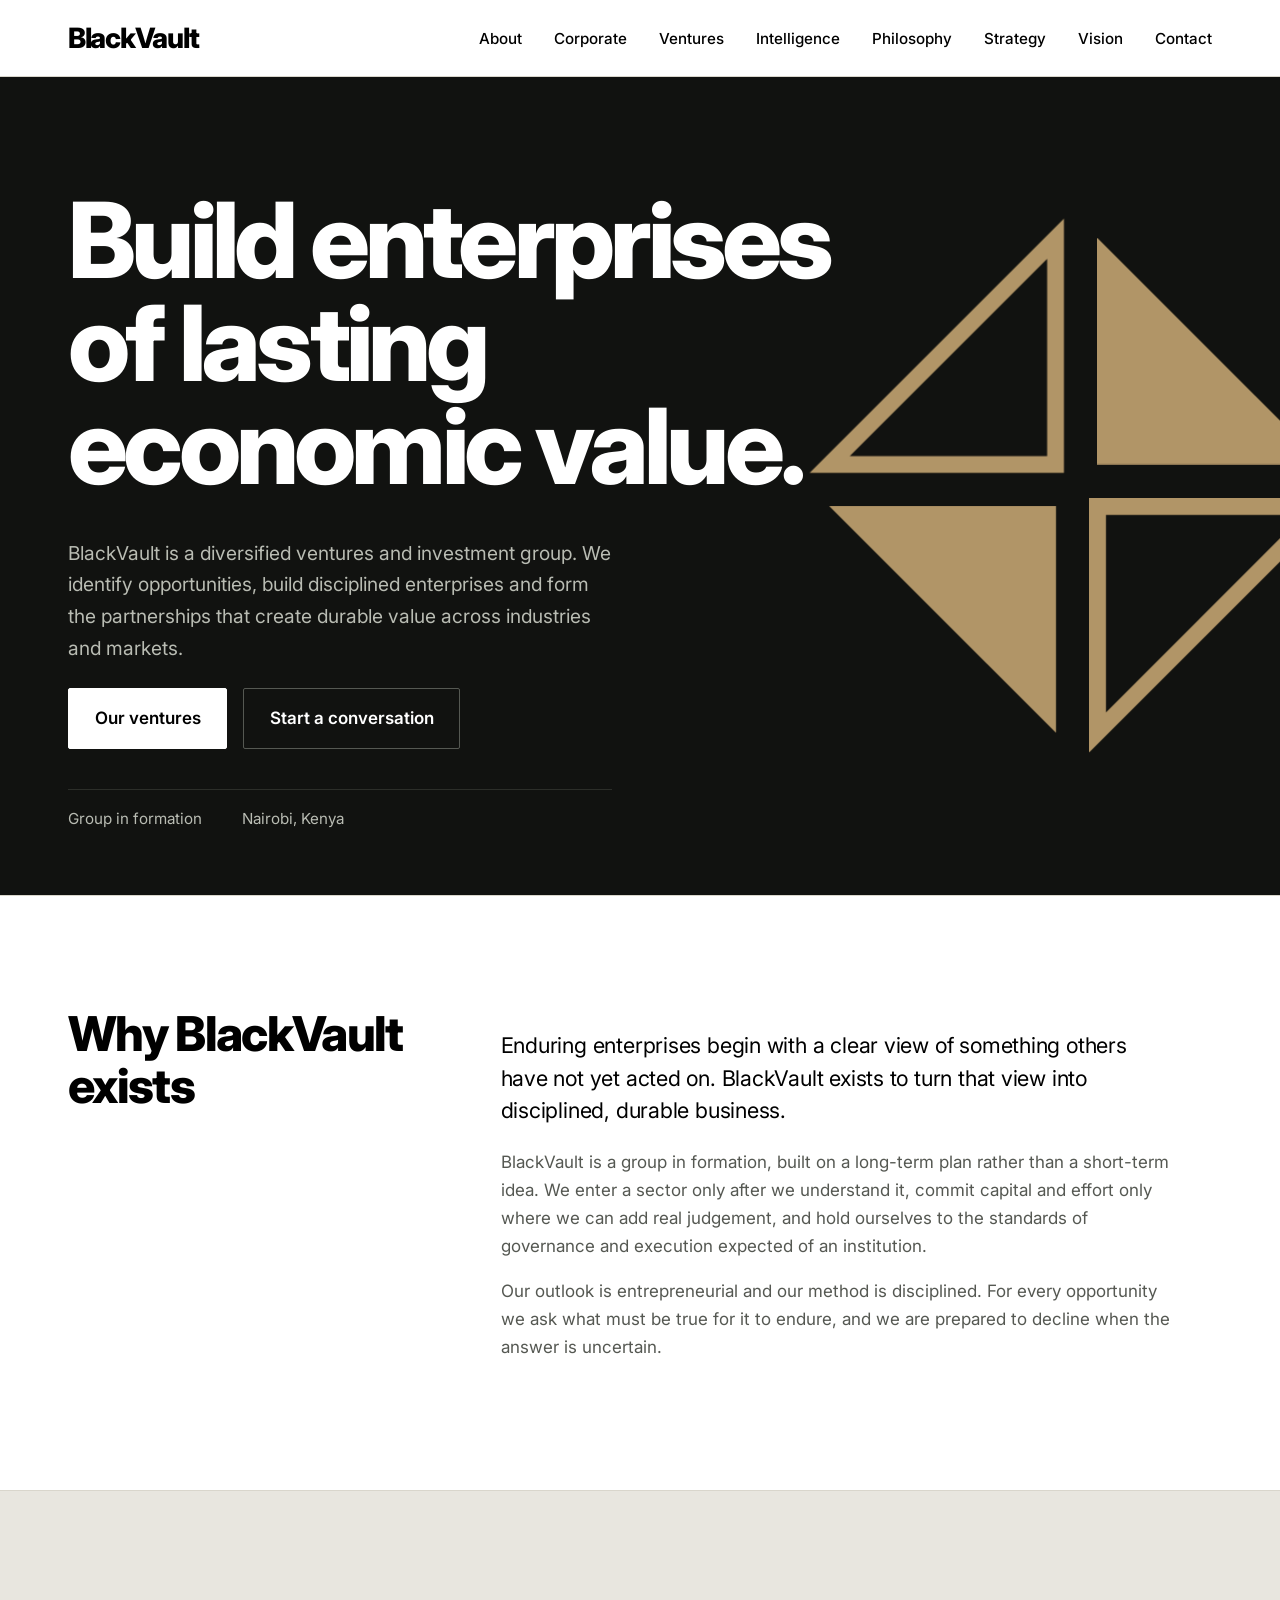
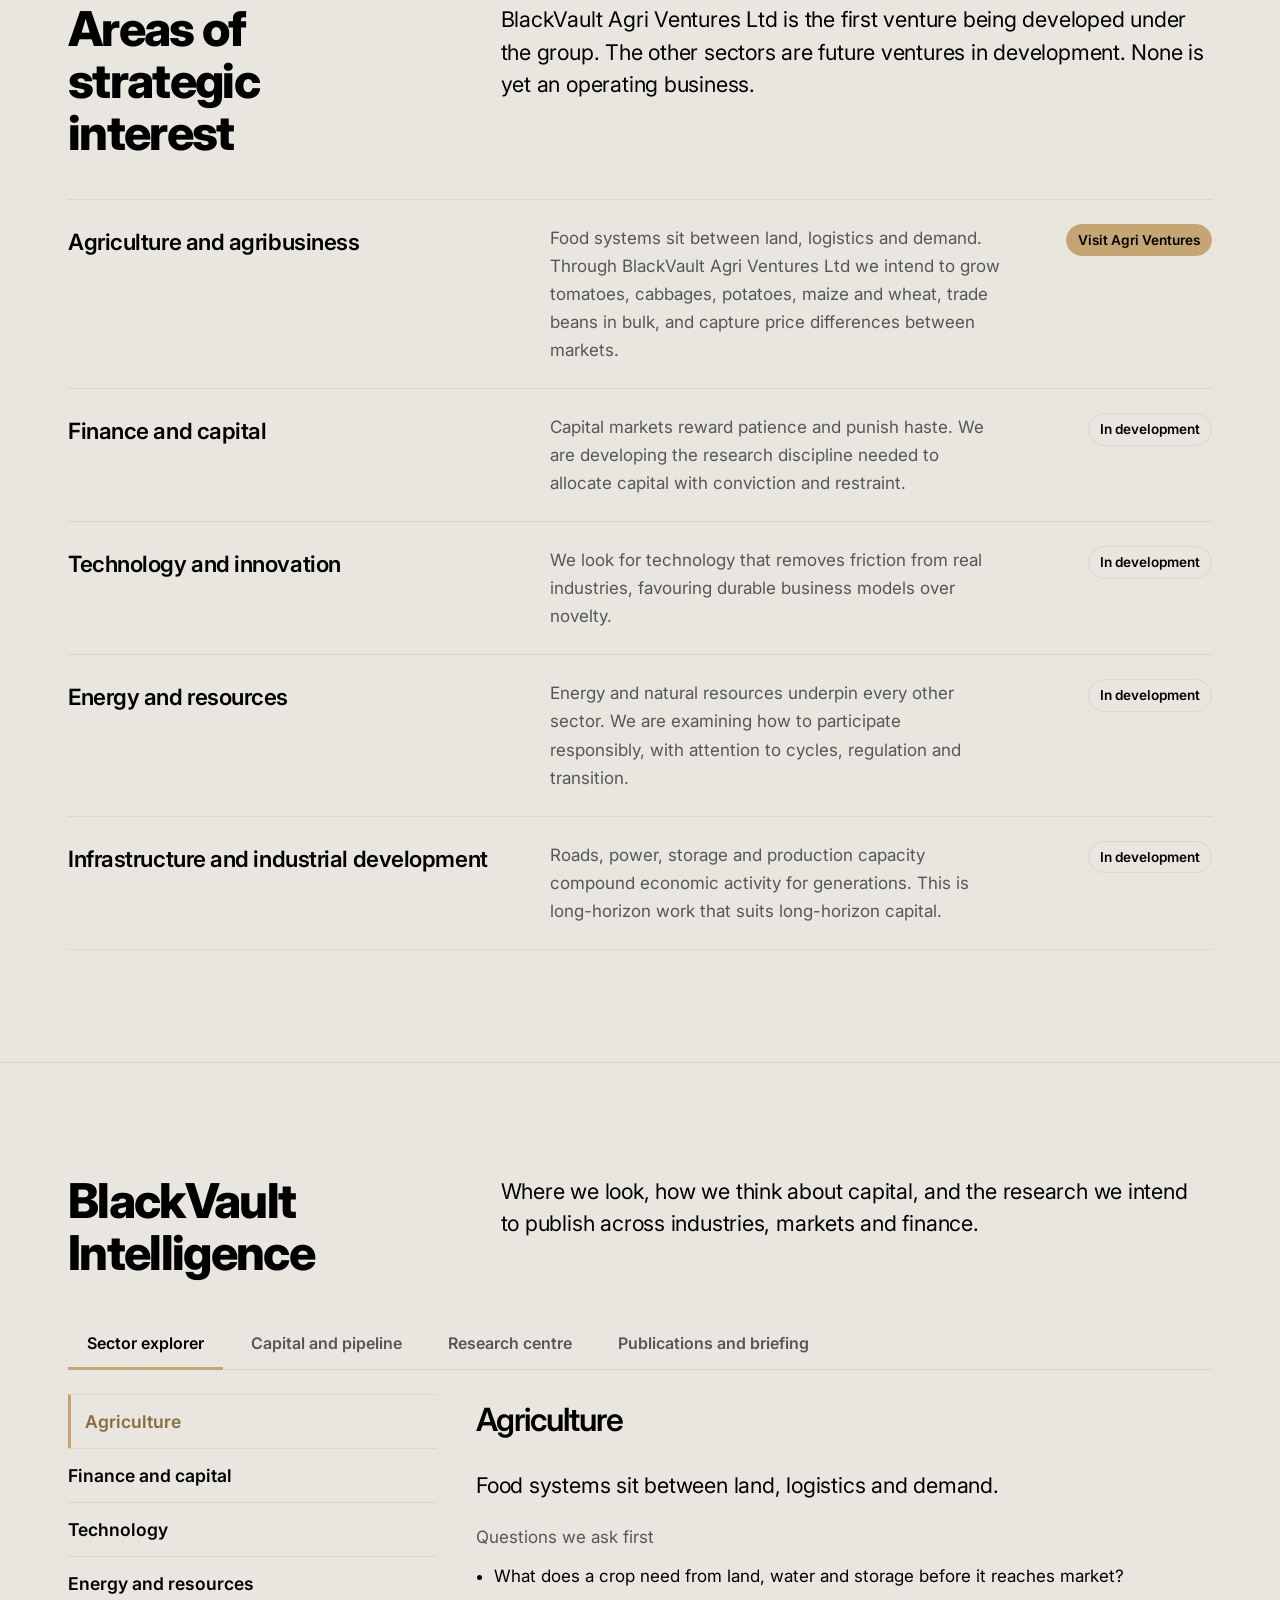
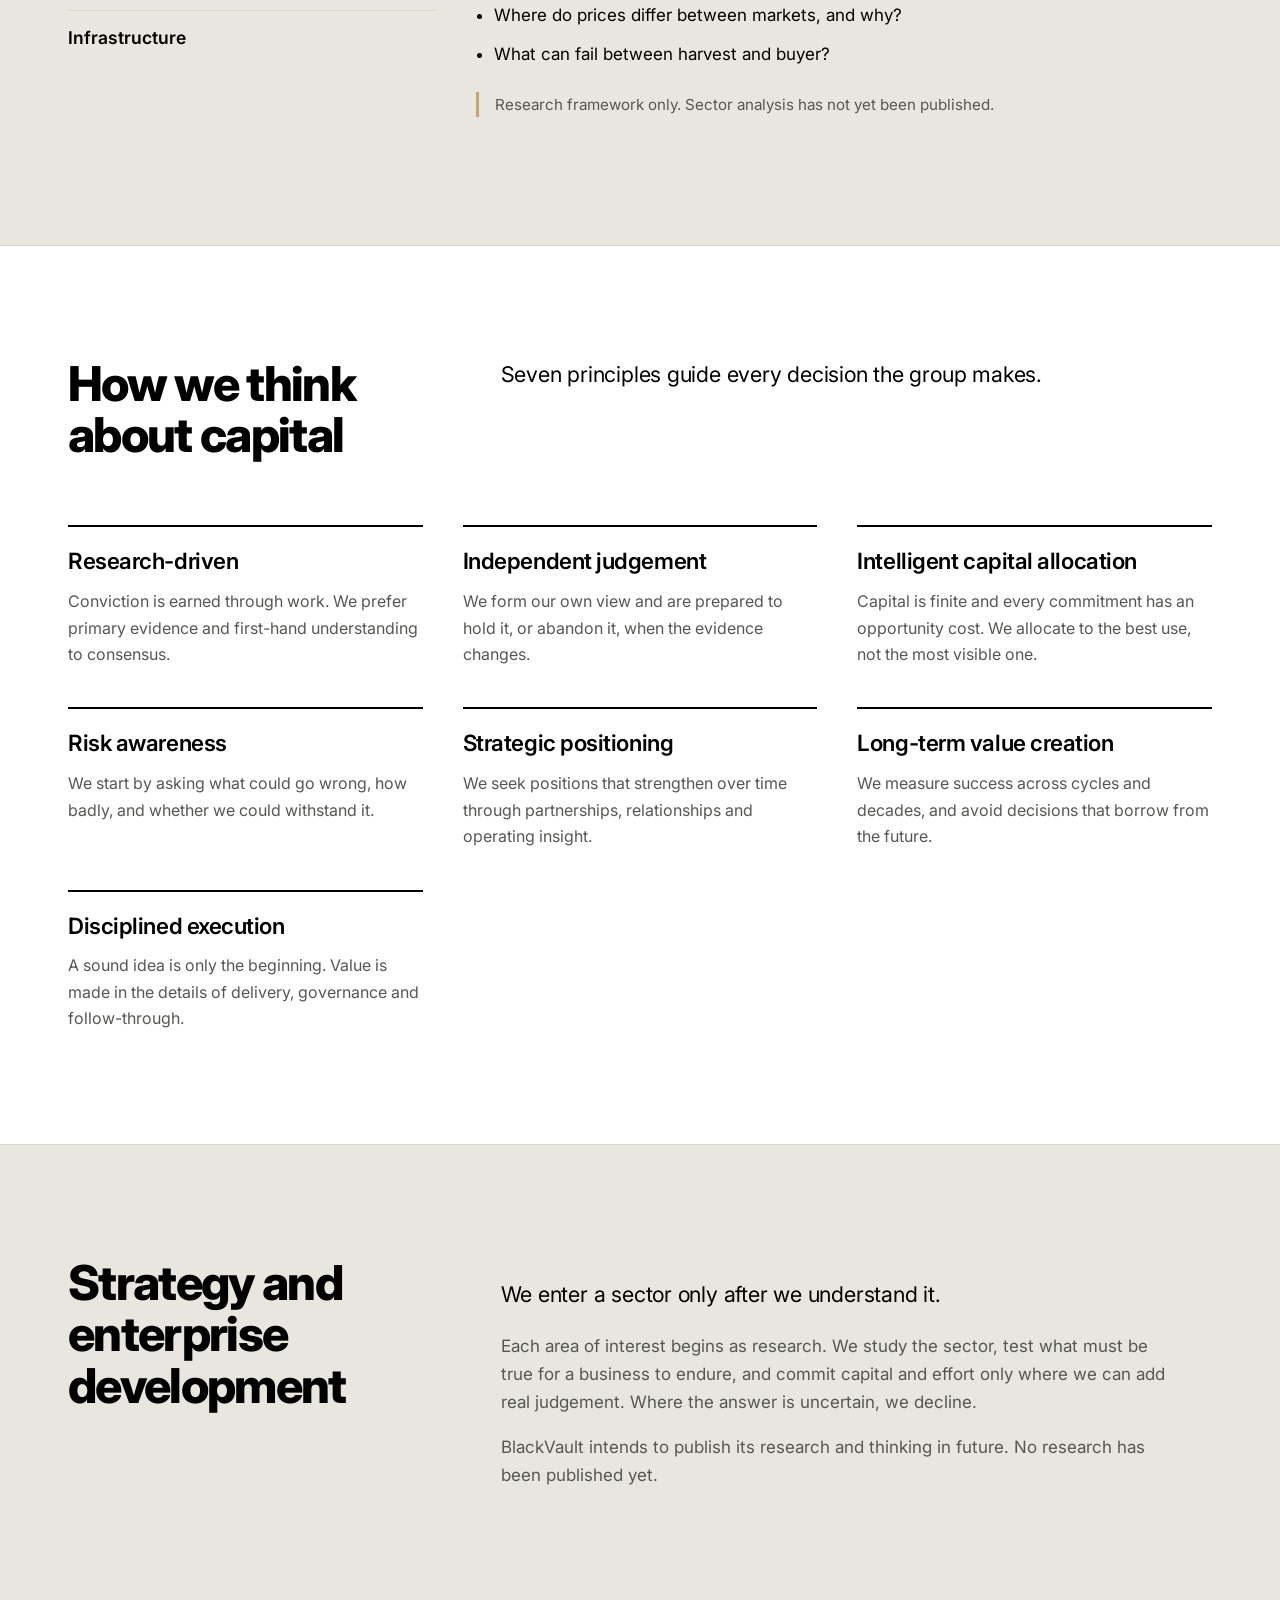
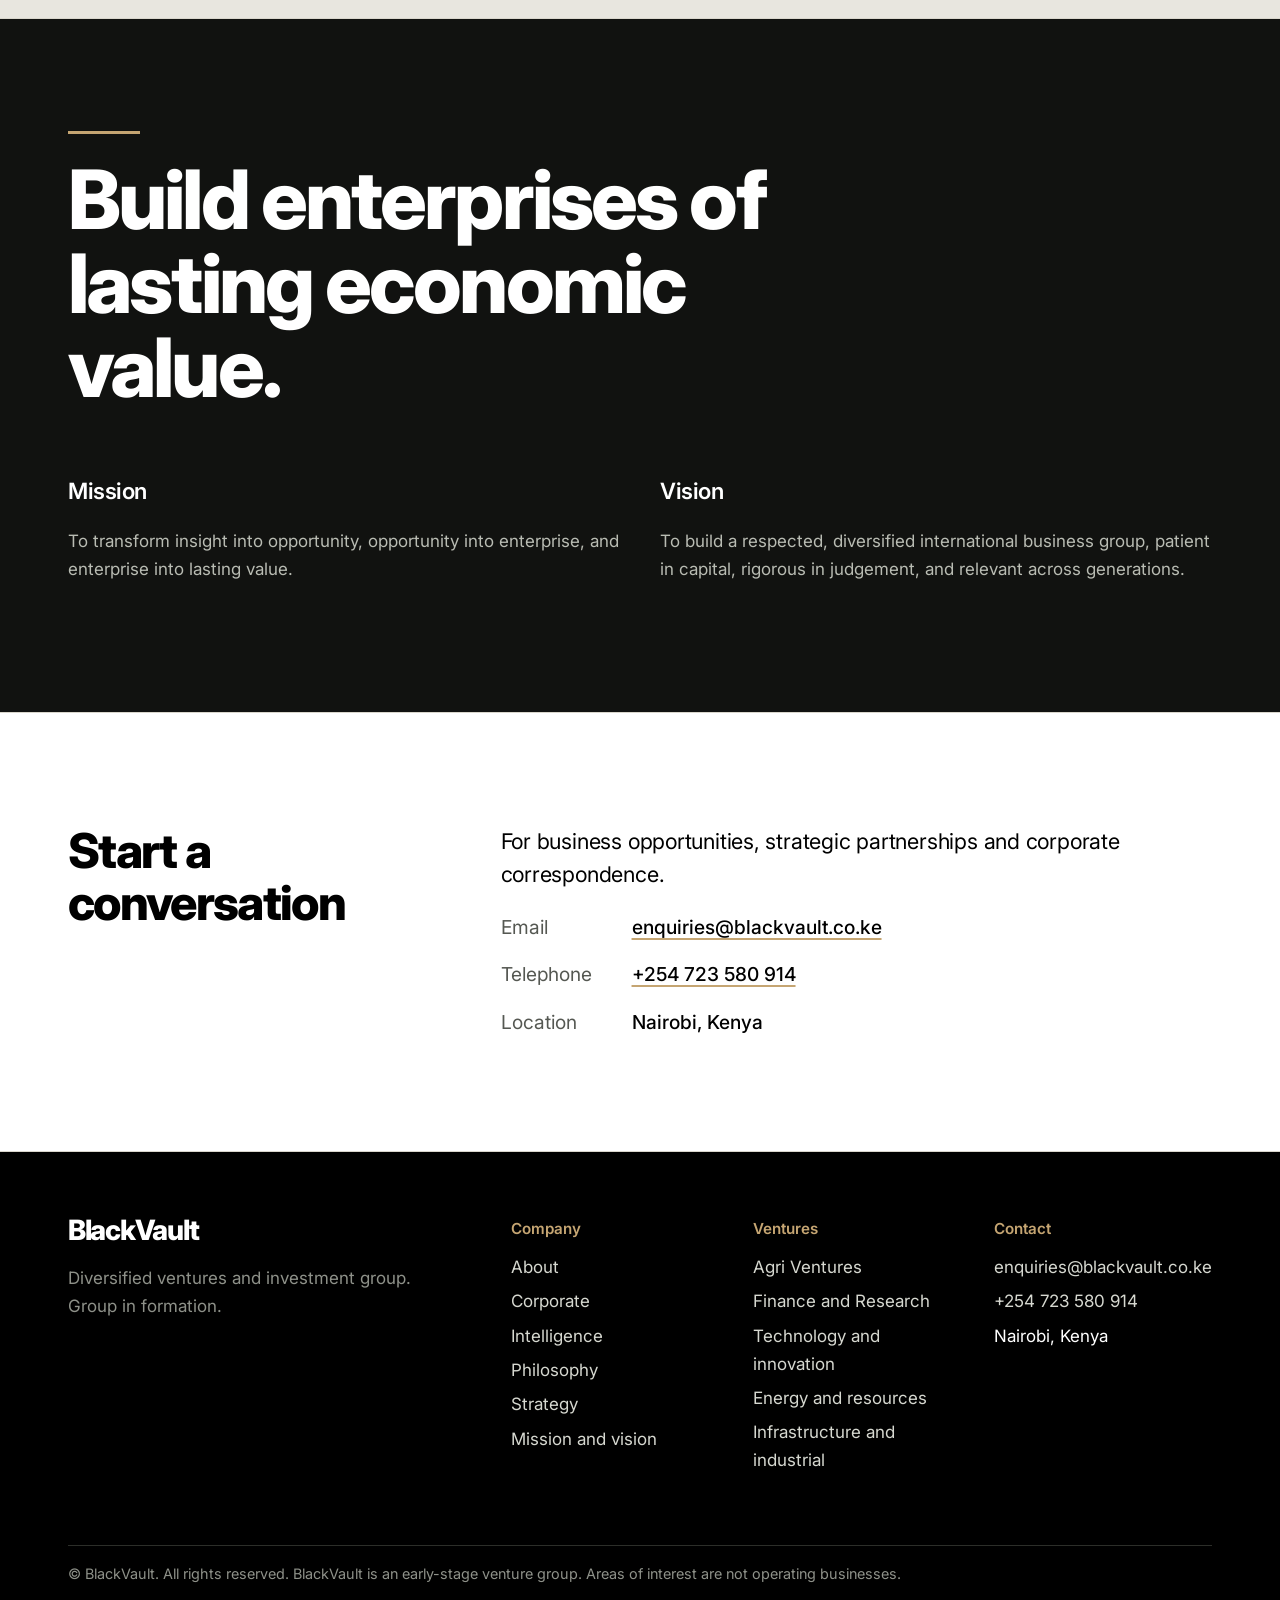
<file: index.html>
<!DOCTYPE html>
<html lang="en">
<head>
<meta charset="utf-8">
<meta name="viewport" content="width=device-width, initial-scale=1, viewport-fit=cover">
<title>BlackVault | Diversified Ventures and Investment Group</title>
<meta name="description" content="BlackVault is a diversified ventures and investment group in formation, based in Nairobi, Kenya. Build enterprises of lasting economic value.">
<meta name="theme-color" content="#000000"><link rel="canonical" href="https://www.blackvault.co.ke/"><link rel="icon" href="/favicon.svg" type="image/svg+xml"><link rel="apple-touch-icon" href="/assets/apple-touch-icon.png"><meta property="og:title" content="BlackVault | Diversified Ventures and Investment Group"><meta property="og:description" content="Build enterprises of lasting economic value."><meta property="og:type" content="website"><meta property="og:image" content="https://www.blackvault.co.ke/assets/og-image.png"><meta name="twitter:card" content="summary_large_image">
<link rel="preconnect" href="https://fonts.googleapis.com">
<link rel="preconnect" href="https://fonts.gstatic.com" crossorigin>
<link href="https://fonts.googleapis.com/css2?family=Inter:wght@400;500;600;800&display=swap" rel="stylesheet">
<link rel="stylesheet" href="/assets/css/site.css">
</head>
<body>
<a class="skip" href="#main">Skip to content</a><div id="prog"></div>
<header>
  <div class="wrap bar">
    <a class="word" href="#top" aria-label="BlackVault home">BlackVault</a>
    <button class="menu" aria-expanded="false" aria-controls="nav">Menu</button>
    <nav id="nav" aria-label="Primary">
      <ul>
        <li><a href="#about">About</a></li><li><a href="/corporate/">Corporate</a></li>
        <li><a href="#ventures">Ventures</a></li>
        <li><a href="#intelligence">Intelligence</a></li>
        <li><a href="#philosophy">Philosophy</a></li>
        <li><a href="#strategy">Strategy</a></li>
        <li><a href="#vision">Vision</a></li>
        <li><a href="#contact">Contact</a></li>
      </ul>
    </nav>
  </div>
</header>

<main id="main">
<div class="hero" id="top">
  <svg class="mark" viewBox="0 0 1200 1200" aria-hidden="true" focusable="false">
    <g fill="#C5A572">
      <path fill-rule="evenodd" d="M572 27V572H27ZM536 113V536H113Z"/>
      <path d="M643 68V554H1129Z"/>
      <path d="M69 643H555V1129Z"/>
      <path fill-rule="evenodd" d="M626 626H1171L626 1171ZM662 662V1085L1085 662Z"/>
    </g>
  </svg>
  <div class="wrap">
    <h1>Build enterprises of lasting economic value.</h1>
    <p>BlackVault is a diversified ventures and investment group. We identify opportunities, build disciplined enterprises and form the partnerships that create durable value across industries and markets.</p>
    <a class="btn" href="#ventures">Our ventures</a><a class="btn alt" href="#contact">Start a conversation</a>
    <div class="status"><span>Group in formation</span><span>Nairobi, Kenya</span></div>
  </div>
</div>

<section id="about"><div class="wrap grid">
  <h2>Why BlackVault exists</h2>
  <div class="body">
    <p class="lead" style="color:var(--fg)">Enduring enterprises begin with a clear view of something others have not yet acted on. BlackVault exists to turn that view into disciplined, durable business.</p>
    <p>BlackVault is a group in formation, built on a long-term plan rather than a short-term idea. We enter a sector only after we understand it, commit capital and effort only where we can add real judgement, and hold ourselves to the standards of governance and execution expected of an institution.</p>
    <p>Our outlook is entrepreneurial and our method is disciplined. For every opportunity we ask what must be true for it to endure, and we are prepared to decline when the answer is uncertain.</p>
  </div>
</div></section>

<section id="ventures" class="alt-bg"><div class="wrap">
  <div class="grid" style="margin-bottom:var(--s4)">
    <h2>Areas of strategic interest</h2>
    <p class="lead" style="margin:0">BlackVault Agri Ventures Ltd is the first venture being developed under the group. The other sectors are future ventures in development. None is yet an operating business.</p>
  </div>
  <div class="v first"><h3>Agriculture and agribusiness</h3><p>Food systems sit between land, logistics and demand. Through BlackVault Agri Ventures Ltd we intend to grow tomatoes, cabbages, potatoes, maize and wheat, trade beans in bulk, and capture price differences between markets.</p><a class="tag" style="text-decoration:none" href="https://agri.blackvault.co.ke">Visit Agri Ventures</a></div>
  <div class="v"><h3>Finance and capital</h3><p>Capital markets reward patience and punish haste. We are developing the research discipline needed to allocate capital with conviction and restraint.</p><span class="tag">In development</span></div>
  <div class="v"><h3>Technology and innovation</h3><p>We look for technology that removes friction from real industries, favouring durable business models over novelty.</p><span class="tag">In development</span></div>
  <div class="v"><h3>Energy and resources</h3><p>Energy and natural resources underpin every other sector. We are examining how to participate responsibly, with attention to cycles, regulation and transition.</p><span class="tag">In development</span></div>
  <div class="v"><h3>Infrastructure and industrial development</h3><p>Roads, power, storage and production capacity compound economic activity for generations. This is long-horizon work that suits long-horizon capital.</p><span class="tag">In development</span></div>
</div></section>

<section id="intelligence" class="intel"><div class="wrap">
  <div class="grid"><h2>BlackVault Intelligence</h2><p class="lead" style="margin:0">Where we look, how we think about capital, and the research we intend to publish across industries, markets and finance.</p></div>
  <div class="tabs" role="tablist" aria-label="Intelligence">
    <button role="tab" id="t1" aria-controls="p1" aria-selected="true">Sector explorer</button>
    <button role="tab" id="t2" aria-controls="p2" aria-selected="false">Capital and pipeline</button>
    <button role="tab" id="t3" aria-controls="p3" aria-selected="false">Research centre</button>
    <button role="tab" id="t4" aria-controls="p4" aria-selected="false">Publications and briefing</button>
  </div>
  <div class="panel" id="p1" role="tabpanel" aria-labelledby="t1"><div class="sx"><div class="sel" id="sel"></div><div id="sout" aria-live="polite"></div></div></div>
  <div class="panel" id="p2" role="tabpanel" aria-labelledby="t2" hidden>
    <p class="lead" style="max-width:44rem">Capital is finite and every commitment has an opportunity cost. This is how we think about it.</p>
    <div class="flow">
      <div><h3>Look</h3><p>Find the view others have not yet acted on, using primary evidence over consensus.</p></div>
      <div><h3>Understand</h3><p>Enter a sector only after the research is done and we know what could go wrong.</p></div>
      <div><h3>Decide</h3><p>Form an independent view. Decline when the answer to what must be true is uncertain.</p></div>
      <div><h3>Build</h3><p>Commit capital and effort where we add judgement, with governance and follow-through.</p></div>
    </div>
    <p class="note">This describes our approach. It is not a statement of deals made or capital deployed.</p>
  </div>
  <div class="panel" id="p3" role="tabpanel" aria-labelledby="t3" hidden>
    <div class="chips" id="chips"></div><div class="cards" id="cards"></div>
    <p class="note">Sample cards show the intended format only. No research has been published yet.</p><p><a class="btn" href="https://finance.blackvault.co.ke">Open BlackVault Finance and Research</a></p>
  </div>
  <div class="panel" id="p4" role="tabpanel" aria-labelledby="t4" hidden>
    <div class="two">
      <div><h3>Publications</h3><p>Official documents will be listed here once issued. None has been published yet.</p></div>
      <div><h3>BlackVault Briefing</h3><p>Selected intelligence on markets, industries and finance. The first edition has not been issued.</p></div>
    </div>
    <p style="margin-top:var(--s3)"><a class="btn" href="mailto:enquiries@blackvault.co.ke?subject=Submit%20an%20opportunity">Submit an opportunity</a><a class="btn alt" href="https://finance.blackvault.co.ke">Finance and Research</a></p>
  </div>
</div></section>

<section id="philosophy"><div class="wrap">
  <div class="grid" style="margin-bottom:var(--s5)"><h2>How we think about capital</h2><p class="lead" style="margin:0">Seven principles guide every decision the group makes.</p></div>
  <div class="pgrid">
    <div><h3>Research-driven</h3><p>Conviction is earned through work. We prefer primary evidence and first-hand understanding to consensus.</p></div>
    <div><h3>Independent judgement</h3><p>We form our own view and are prepared to hold it, or abandon it, when the evidence changes.</p></div>
    <div><h3>Intelligent capital allocation</h3><p>Capital is finite and every commitment has an opportunity cost. We allocate to the best use, not the most visible one.</p></div>
    <div><h3>Risk awareness</h3><p>We start by asking what could go wrong, how badly, and whether we could withstand it.</p></div>
    <div><h3>Strategic positioning</h3><p>We seek positions that strengthen over time through partnerships, relationships and operating insight.</p></div>
    <div><h3>Long-term value creation</h3><p>We measure success across cycles and decades, and avoid decisions that borrow from the future.</p></div>
    <div><h3>Disciplined execution</h3><p>A sound idea is only the beginning. Value is made in the details of delivery, governance and follow-through.</p></div>
  </div>
</div></section>

<section id="strategy" class="alt-bg"><div class="wrap grid">
  <h2>Strategy and enterprise development</h2>
  <div class="body">
    <p class="lead" style="color:var(--fg)">We enter a sector only after we understand it.</p>
    <p>Each area of interest begins as research. We study the sector, test what must be true for a business to endure, and commit capital and effort only where we can add real judgement. Where the answer is uncertain, we decline.</p>
    <p>BlackVault intends to publish its research and thinking in future. No research has been published yet.</p>
  </div>
</div></section>

<section id="vision" class="vision"><div class="wrap">
  <div class="rule"></div>
  <h2>Build enterprises of lasting economic value.</h2>
  <div class="cols">
    <div><h3>Mission</h3><p>To transform insight into opportunity, opportunity into enterprise, and enterprise into lasting value.</p></div>
    <div><h3>Vision</h3><p>To build a respected, diversified international business group, patient in capital, rigorous in judgement, and relevant across generations.</p></div>
  </div>
</div></section>

<section id="contact" class="contact"><div class="wrap grid">
  <h2>Start a conversation</h2>
  <div>
    <p class="lead" style="margin-top:0">For business opportunities, strategic partnerships and corporate correspondence.</p>
    <dl>
      <dt>Email</dt><dd><a href="mailto:enquiries@blackvault.co.ke">enquiries@blackvault.co.ke</a></dd>
      <dt>Telephone</dt><dd><a href="tel:+254723580914">+254 723 580 914</a></dd>
      <dt>Location</dt><dd>Nairobi, Kenya</dd>
    </dl>
  </div>
</div></section>
</main>

<footer>
  <div class="wrap">
    <div class="top">
      <div><a class="word" href="#top">BlackVault</a><p style="color:#8e9189;max-width:22rem;margin-top:1rem">Diversified ventures and investment group. Group in formation.</p></div>
      <div><h4>Company</h4><ul><li><a href="#about">About</a></li><li><a href="/corporate/">Corporate</a></li><li><a href="#intelligence">Intelligence</a></li><li><a href="#philosophy">Philosophy</a></li><li><a href="#strategy">Strategy</a></li><li><a href="#vision">Mission and vision</a></li></ul></div>
      <div><h4>Ventures</h4><ul><li><a href="https://agri.blackvault.co.ke">Agri Ventures</a></li><li><a href="https://finance.blackvault.co.ke">Finance and Research</a></li><li><a href="#ventures">Technology and innovation</a></li><li><a href="#ventures">Energy and resources</a></li><li><a href="#ventures">Infrastructure and industrial</a></li></ul></div>
      <div><h4>Contact</h4><ul><li><a href="mailto:enquiries@blackvault.co.ke">enquiries@blackvault.co.ke</a></li><li><a href="tel:+254723580914">+254 723 580 914</a></li><li>Nairobi, Kenya</li></ul></div>
    </div>
    <div class="fine">© BlackVault. All rights reserved. BlackVault is an early-stage venture group. Areas of interest are not operating businesses.</div>
  </div>
</footer>
<script>
(function(){
  var b=document.querySelector('.menu'),n=document.getElementById('nav');
  function set(o){n.classList.toggle('open',o);b.setAttribute('aria-expanded',o);b.textContent=o?'Close':'Menu'}
  b.addEventListener('click',function(){set(!n.classList.contains('open'))});
  n.addEventListener('click',function(e){if(e.target.tagName==='A')set(false)});
  document.addEventListener('keydown',function(e){if(e.key==='Escape')set(false)});
})();
(function(){
 var S=[
 ['Agriculture','Food systems sit between land, logistics and demand.',['What does a crop need from land, water and storage before it reaches market?','Where do prices differ between markets, and why?','What can fail between harvest and buyer?']],
 ['Finance and capital','Capital markets reward patience and punish haste.',['What is the opportunity cost of this commitment?','What could go wrong, and could we withstand it?','What does the evidence say beyond consensus?']],
 ['Technology','We favour durable business models over novelty.',['Which real industry has friction this removes?','Does the model last beyond the novelty?','Who pays, and why?']],
 ['Energy and resources','Energy and natural resources underpin every other sector.',['How do cycles and regulation shape outcomes?','What does the transition change?','How do we participate responsibly?']],
 ['Infrastructure','Roads, power, storage and production capacity compound activity for generations.',['What capacity compounds activity over decades?','What does long-horizon capital require?','Who operates it once built?']]];
 var sel=document.getElementById('sel'),out=document.getElementById('sout');
 function show(i){[].forEach.call(sel.children,function(b,j){b.setAttribute('aria-pressed',j===i)});
  var s=S[i];out.innerHTML='<h3>'+s[0]+'</h3><p class="lead">'+s[1]+'</p><p style="margin-bottom:0;color:var(--muted)">Questions we ask first</p><ul>'+s[2].map(function(q){return'<li>'+q+'</li>'}).join('')+'</ul><p class="note">Research framework only. Sector analysis has not yet been published.</p>'}
 S.forEach(function(s,i){var b=document.createElement('button');b.textContent=s[0];b.setAttribute('aria-pressed','false');b.onclick=function(){show(i)};sel.appendChild(b)});show(0);
 var tabs=[].slice.call(document.querySelectorAll('[role=tab]'));
 tabs.forEach(function(t){t.onclick=function(){tabs.forEach(function(x){var on=x===t;x.setAttribute('aria-selected',on);document.getElementById(x.getAttribute('aria-controls')).hidden=!on})}});
 var T=['Markets and finance','Global economic developments','Emerging industries','Technology and innovation','Business strategy','Investment research'],
 C={'Markets and finance':'What patient capital actually requires','Emerging industries':'Reading a sector before entering it','Business strategy':'Why discipline compounds'},
 chips=document.getElementById('chips'),cards=document.getElementById('cards');
 function list(t){[].forEach.call(chips.children,function(b){b.setAttribute('aria-pressed',b.textContent===t)});
  var r=T.filter(function(x){return t==='All'||x===t});
  cards.innerHTML=r.map(function(x){return'<div class="card"><div><small>'+x+'</small><h3>'+(C[x]||'Forthcoming')+'</h3></div><small>'+(C[x]?'Sample layout':'No research published yet')+'</small></div>'}).join('')}
 ['All'].concat(T).forEach(function(t){var b=document.createElement('button');b.textContent=t;b.onclick=function(){list(t)};chips.appendChild(b)});list('All');
 var p=document.getElementById('prog');addEventListener('scroll',function(){var h=document.documentElement;p.style.width=(h.scrollTop/(h.scrollHeight-h.clientHeight)*100)+'%'},{passive:true});
})();
</script>
</body>
</html>
</file>
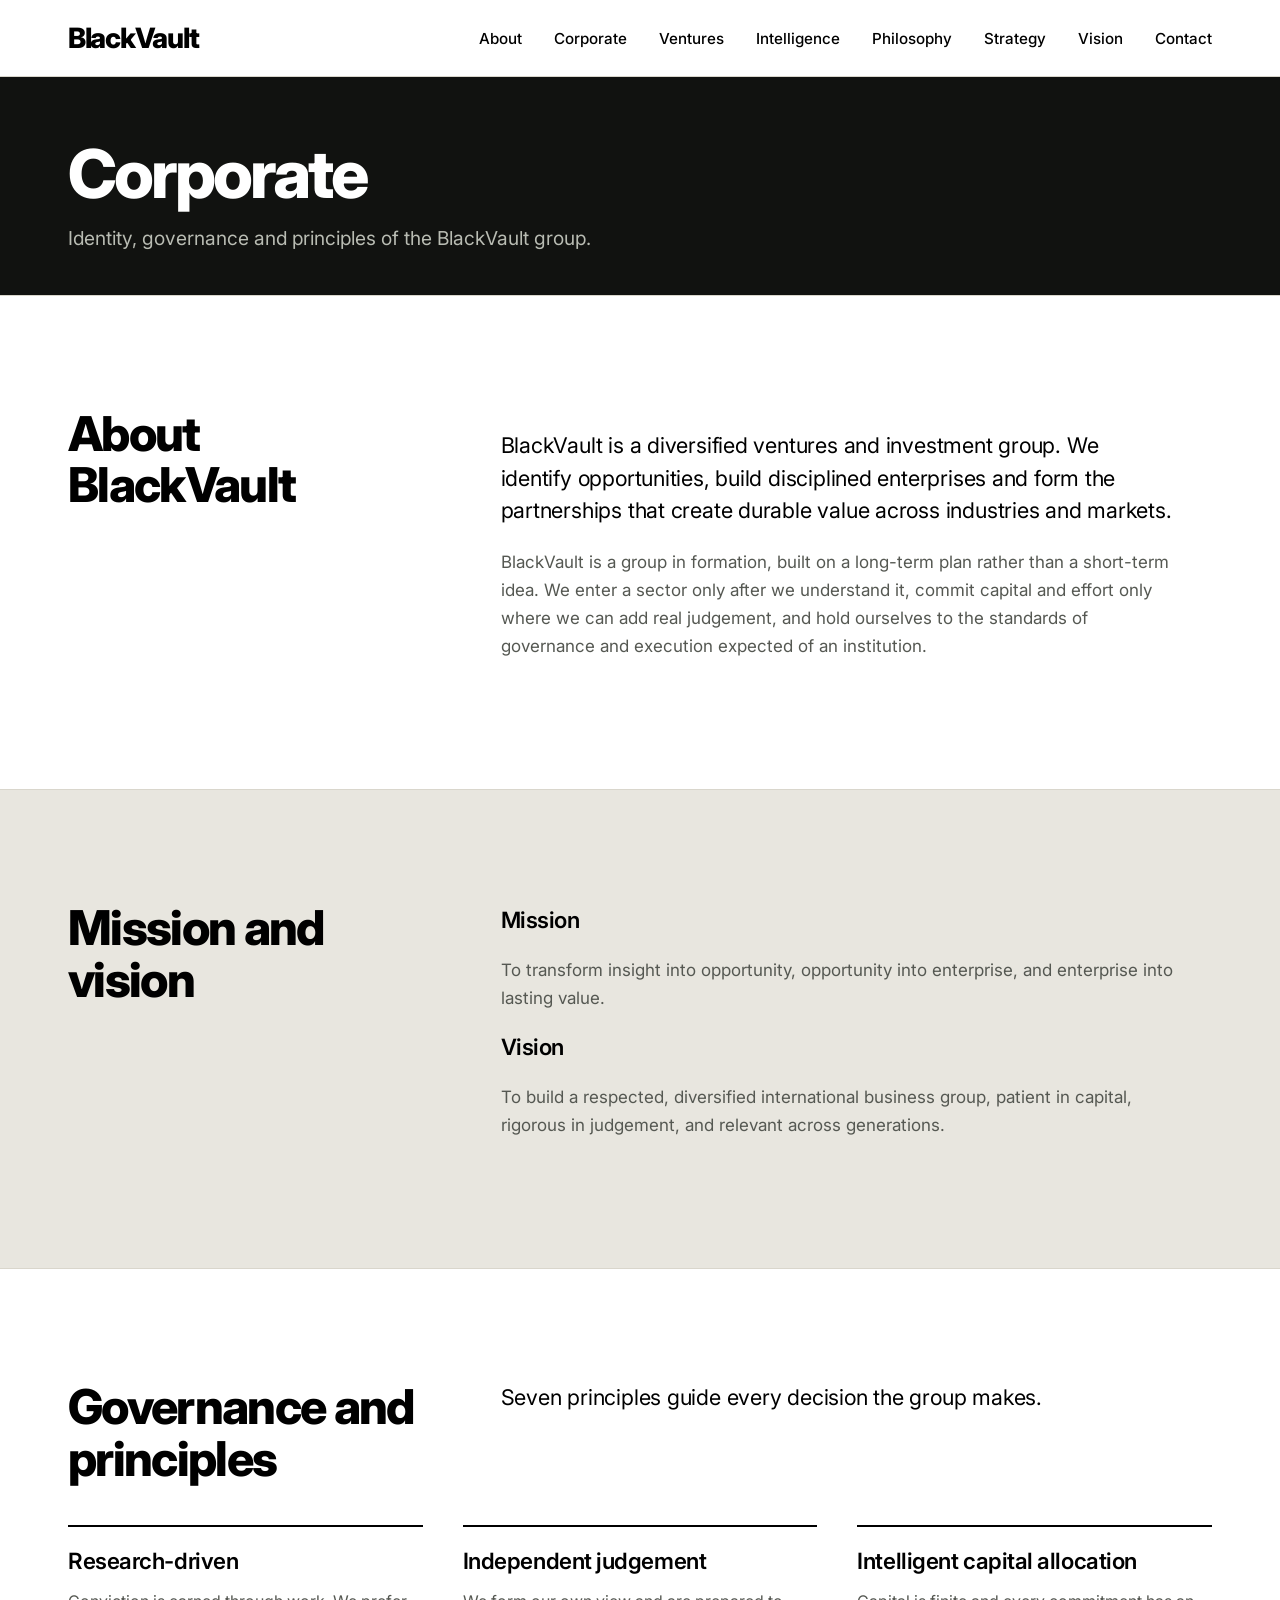
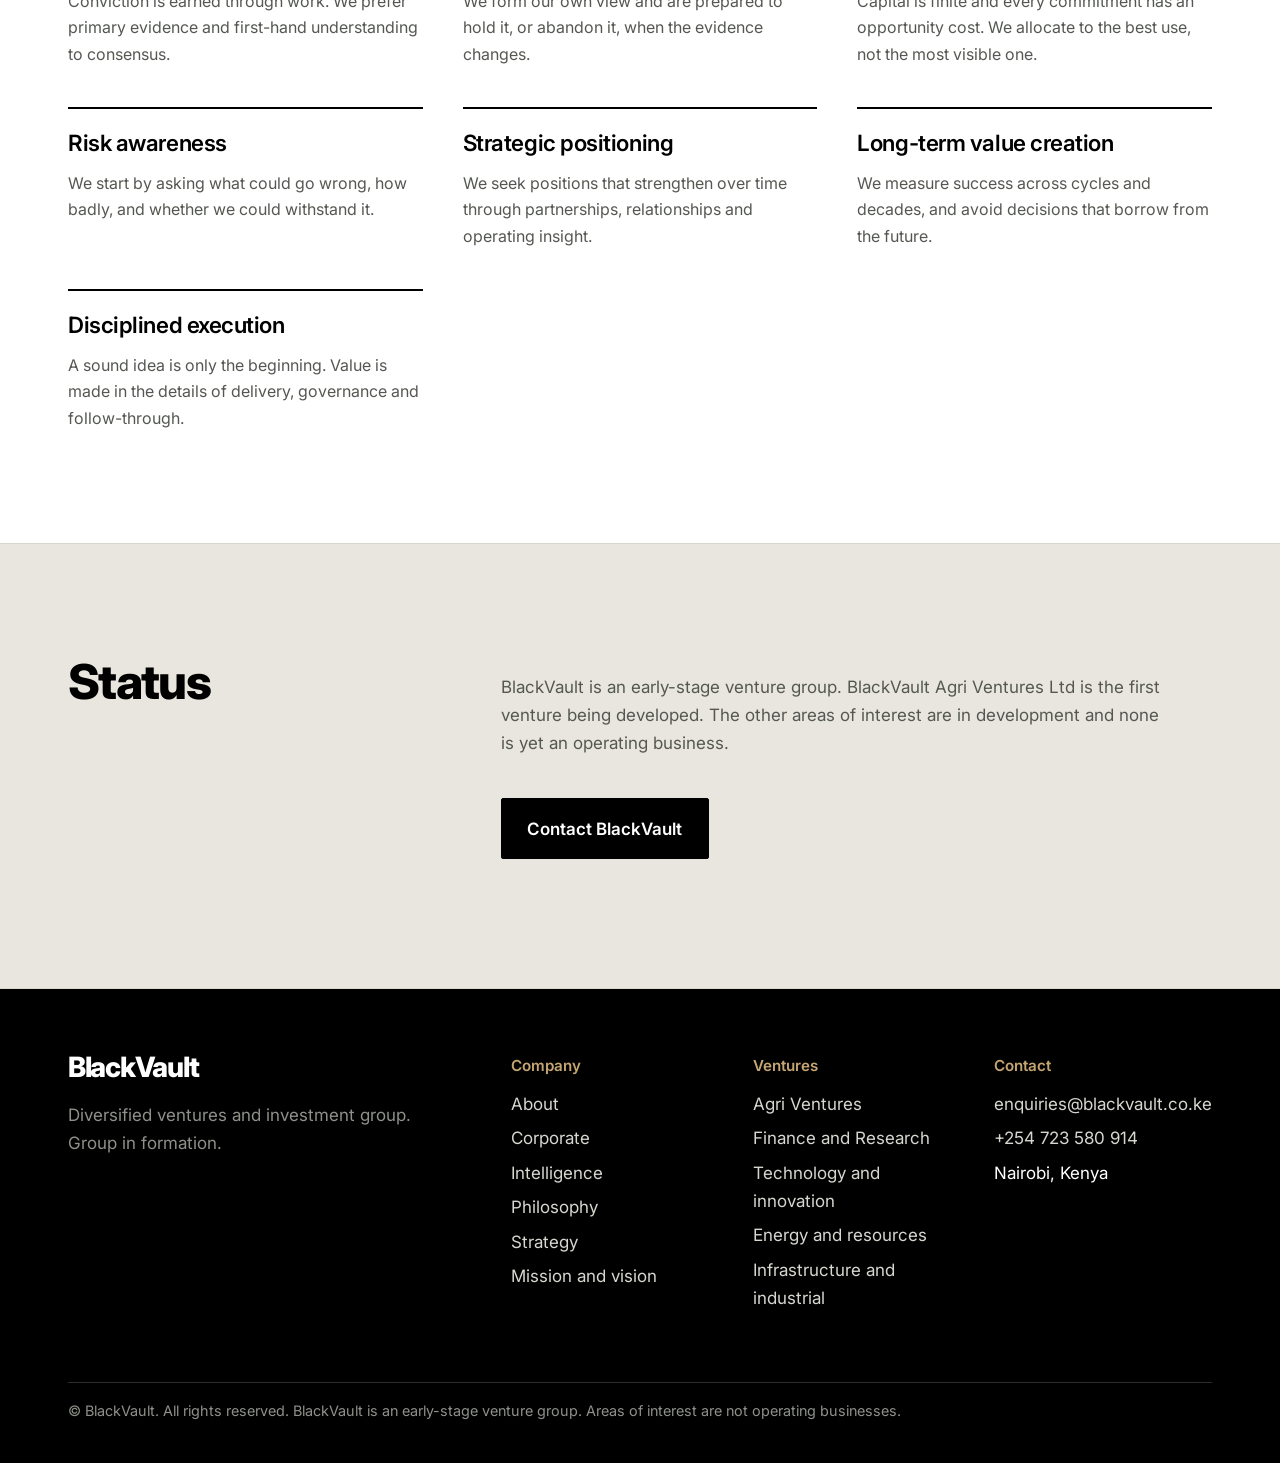
<file: corporate/index.html>
<!DOCTYPE html>
<html lang="en">
<head>
<meta charset="utf-8">
<meta name="viewport" content="width=device-width, initial-scale=1, viewport-fit=cover">
<title>Corporate | BlackVault</title>
<meta name="description" content="Identity, governance and principles of the BlackVault group.">
<meta name="theme-color" content="#000000"><link rel="canonical" href="https://www.blackvault.co.ke/corporate/"><link rel="icon" href="/favicon.svg" type="image/svg+xml"><link rel="apple-touch-icon" href="/assets/apple-touch-icon.png"><meta property="og:title" content="BlackVault | Diversified Ventures and Investment Group"><meta property="og:description" content="Build enterprises of lasting economic value."><meta property="og:type" content="website"><meta property="og:image" content="https://www.blackvault.co.ke/assets/og-image.png"><meta name="twitter:card" content="summary_large_image">
<link rel="preconnect" href="https://fonts.googleapis.com">
<link rel="preconnect" href="https://fonts.gstatic.com" crossorigin>
<link href="https://fonts.googleapis.com/css2?family=Inter:wght@400;500;600;800&display=swap" rel="stylesheet">
<link rel="stylesheet" href="/assets/css/site.css">
</head>
<body>
<a class="skip" href="#main">Skip to content</a><div id="prog"></div>
<header>
  <div class="wrap bar">
    <a class="word" href="/" aria-label="BlackVault home">BlackVault</a>
    <button class="menu" aria-expanded="false" aria-controls="nav">Menu</button>
    <nav id="nav" aria-label="Primary">
      <ul>
        <li><a href="/#about">About</a></li><li><a href="/corporate/">Corporate</a></li>
        <li><a href="/#ventures">Ventures</a></li>
        <li><a href="/#intelligence">Intelligence</a></li>
        <li><a href="/#philosophy">Philosophy</a></li>
        <li><a href="/#strategy">Strategy</a></li>
        <li><a href="/#vision">Vision</a></li>
        <li><a href="/#contact">Contact</a></li>
      </ul>
    </nav>
  </div>
</header>

<main id="main"><div class="hero small" id="top"><div class="wrap"><h1>Corporate</h1><p>Identity, governance and principles of the BlackVault group.</p></div></div>
<section><div class="wrap grid"><h2>About BlackVault</h2><div class="body"><p class="lead" style="color:var(--fg)">BlackVault is a diversified ventures and investment group. We identify opportunities, build disciplined enterprises and form the partnerships that create durable value across industries and markets.</p>
<p>BlackVault is a group in formation, built on a long-term plan rather than a short-term idea. We enter a sector only after we understand it, commit capital and effort only where we can add real judgement, and hold ourselves to the standards of governance and execution expected of an institution.</p></div></div></section>
<section class="alt-bg"><div class="wrap grid"><h2>Mission and vision</h2><div class="body"><h3>Mission</h3><p>To transform insight into opportunity, opportunity into enterprise, and enterprise into lasting value.</p><h3>Vision</h3><p>To build a respected, diversified international business group, patient in capital, rigorous in judgement, and relevant across generations.</p></div></div></section>
<section><div class="wrap"><div class="grid" style="margin-bottom:var(--s4)"><h2>Governance and principles</h2><p class="lead" style="margin:0">Seven principles guide every decision the group makes.</p></div><div class="pgrid"><div><h3>Research-driven</h3><p>Conviction is earned through work. We prefer primary evidence and first-hand understanding to consensus.</p></div><div><h3>Independent judgement</h3><p>We form our own view and are prepared to hold it, or abandon it, when the evidence changes.</p></div><div><h3>Intelligent capital allocation</h3><p>Capital is finite and every commitment has an opportunity cost. We allocate to the best use, not the most visible one.</p></div><div><h3>Risk awareness</h3><p>We start by asking what could go wrong, how badly, and whether we could withstand it.</p></div><div><h3>Strategic positioning</h3><p>We seek positions that strengthen over time through partnerships, relationships and operating insight.</p></div><div><h3>Long-term value creation</h3><p>We measure success across cycles and decades, and avoid decisions that borrow from the future.</p></div><div><h3>Disciplined execution</h3><p>A sound idea is only the beginning. Value is made in the details of delivery, governance and follow-through.</p></div></div></div></section>
<section class="alt-bg"><div class="wrap grid"><h2>Status</h2><div class="body"><p>BlackVault is an early-stage venture group. BlackVault Agri Ventures Ltd is the first venture being developed. The other areas of interest are in development and none is yet an operating business.</p>
<!-- ADD HERE when supplied: company registration details, directors, registered office. Do not publish unverified details. -->
<p><a class="btn" href="/#contact">Contact BlackVault</a></p></div></div></section></main>

<footer>
  <div class="wrap">
    <div class="top">
      <div><a class="word" href="/">BlackVault</a><p style="color:#8e9189;max-width:22rem;margin-top:1rem">Diversified ventures and investment group. Group in formation.</p></div>
      <div><h4>Company</h4><ul><li><a href="/#about">About</a></li><li><a href="/corporate/">Corporate</a></li><li><a href="/#intelligence">Intelligence</a></li><li><a href="/#philosophy">Philosophy</a></li><li><a href="/#strategy">Strategy</a></li><li><a href="/#vision">Mission and vision</a></li></ul></div>
      <div><h4>Ventures</h4><ul><li><a href="https://agri.blackvault.co.ke">Agri Ventures</a></li><li><a href="https://finance.blackvault.co.ke">Finance and Research</a></li><li><a href="/#ventures">Technology and innovation</a></li><li><a href="/#ventures">Energy and resources</a></li><li><a href="/#ventures">Infrastructure and industrial</a></li></ul></div>
      <div><h4>Contact</h4><ul><li><a href="mailto:enquiries@blackvault.co.ke">enquiries@blackvault.co.ke</a></li><li><a href="tel:+254723580914">+254 723 580 914</a></li><li>Nairobi, Kenya</li></ul></div>
    </div>
    <div class="fine">© BlackVault. All rights reserved. BlackVault is an early-stage venture group. Areas of interest are not operating businesses.</div>
  </div>
</footer>
<script src="/assets/js/site.js" defer></script>
</body>
</html>
</file>
<file: assets/css/site.css>
:root{
  --black:#000;--obsidian:#111210;--white:#fff;--gold:#C5A572;--ivory:#E8E6DF;--graphite:#555852;
  --bg:var(--white);--bg2:var(--ivory);--fg:var(--black);--muted:var(--graphite);--line:#d9d6cc;--accent:#8a6d3b;
  --font:"Inter","Helvetica Neue",Helvetica,Arial,sans-serif;
  --s1:.5rem;--s2:1rem;--s3:1.5rem;--s4:2.5rem;--s5:4rem;--s6:7rem;--max:1240px;
  box-sizing:border-box;padding-top:env(safe-area-inset-top,0px);padding-bottom:env(safe-area-inset-bottom,0px);
}
@media (prefers-color-scheme:dark){:root:not([data-theme="light"]){--bg:var(--obsidian);--bg2:#181916;--fg:var(--white);--muted:#a9aca3;--line:#2c2e29;--accent:var(--gold)}}
:root[data-theme="dark"]{--bg:var(--obsidian);--bg2:#181916;--fg:var(--white);--muted:#a9aca3;--line:#2c2e29;--accent:var(--gold)}
*,*::before,*::after{box-sizing:border-box}
html{scroll-behavior:smooth;scroll-padding-top:calc(88px + env(safe-area-inset-top,0px))}
body{margin:0;background:var(--bg);color:var(--fg);font:400 1.0625rem/1.65 var(--font);-webkit-font-smoothing:antialiased}
@media (prefers-reduced-motion:reduce){html{scroll-behavior:auto}*{animation:none!important;transition:none!important}}
a{color:inherit}
:focus-visible{outline:3px solid var(--gold);outline-offset:3px}
.skip{position:absolute;left:-999px;top:0;background:var(--fg);color:var(--bg);padding:.75rem 1rem;z-index:100}
.skip:focus{left:0}
.wrap{max-width:var(--max);margin:0 auto;padding:0 clamp(1.25rem,4vw,3rem)}
/* header */
header{position:sticky;top:env(safe-area-inset-top,0px);z-index:50;background:var(--bg);border-bottom:1px solid var(--line)}
.bar{display:flex;align-items:center;justify-content:space-between;height:76px}
.word{font-weight:800;letter-spacing:-.045em;font-size:1.75rem;text-decoration:none;line-height:1}
nav ul{display:flex;gap:2rem;list-style:none;margin:0;padding:0}
nav a{text-decoration:none;font-weight:500;font-size:.95rem;padding:.5rem 0;border-bottom:2px solid transparent}
nav a:hover{border-color:var(--gold)}
.menu{display:none;background:none;border:1px solid var(--line);color:var(--fg);font:500 .95rem var(--font);padding:.6rem 1rem;border-radius:2px;cursor:pointer}
@media (max-width:860px){
  .menu{display:block}
  nav{position:absolute;left:0;right:0;top:100%;background:var(--bg);border-bottom:1px solid var(--line);display:none}
  nav.open{display:block}
  nav ul{flex-direction:column;gap:0;padding:var(--s2) clamp(1.25rem,4vw,3rem) var(--s3)}
  nav a{display:block;padding:1rem 0;font-size:1.25rem;border-bottom:1px solid var(--line)}
}
/* hero */
.hero{position:relative;overflow:hidden;padding:var(--s6) 0 var(--s5);border-bottom:1px solid var(--line)}
.hero h1{font-weight:800;font-size:clamp(2.6rem,8.2vw,6.6rem);line-height:.98;letter-spacing:-.045em;margin:0;max-width:11ch}
.hero p{max-width:34rem;color:var(--muted);font-size:1.2rem;margin:var(--s4) 0 0}
.hero .mark{position:absolute;right:-6%;top:50%;width:min(52vw,560px);transform:translateY(-50%);opacity:.9;pointer-events:none}
.status{margin-top:var(--s4);display:flex;flex-wrap:wrap;gap:1rem 2.5rem;font-size:.95rem;color:var(--muted);border-top:1px solid var(--line);padding-top:var(--s2);max-width:34rem}
.btn{display:inline-block;margin-top:var(--s3);margin-right:var(--s2);padding:.95rem 1.6rem;background:var(--fg);color:var(--bg);text-decoration:none;font-weight:600;border-radius:2px;border:1px solid var(--fg)}
.btn.alt{background:transparent;color:var(--fg)}
.btn:hover{background:var(--gold);border-color:var(--gold);color:#000}
@media (max-width:860px){.hero{padding:var(--s5) 0 var(--s4)}.hero .mark{opacity:.12;right:-20%;width:90vw}}
/* sections */
section{padding:var(--s6) 0;border-bottom:1px solid var(--line)}
@media (max-width:860px){section{padding:var(--s5) 0}}
.grid{display:grid;grid-template-columns:minmax(0,4fr) minmax(0,8fr);gap:clamp(2rem,6vw,6rem)}
@media (max-width:860px){.grid{grid-template-columns:1fr;gap:var(--s3)}}
h2{font-size:clamp(1.9rem,4vw,3rem);line-height:1.08;letter-spacing:-.035em;font-weight:800;margin:0}
h3{font-size:1.4rem;letter-spacing:-.02em;margin:0 0 .5rem;font-weight:600}
.lead{font-size:1.35rem;line-height:1.5;letter-spacing:-.01em;max-width:44rem}
.body p{max-width:42rem;color:var(--muted)}
.alt-bg{background:var(--bg2)}
/* ventures */
.v{display:grid;grid-template-columns:minmax(0,5fr) minmax(0,5fr) minmax(0,2fr);gap:2rem;padding:var(--s3) 0;border-top:1px solid var(--line);align-items:start}
.v:last-child{border-bottom:1px solid var(--line)}
.v p{margin:0;color:var(--muted)}
.tag{justify-self:end;font-size:.85rem;font-weight:600;padding:.25rem .7rem;border:1px solid var(--line);border-radius:99px;white-space:nowrap}
.v.first .tag{background:var(--gold);border-color:var(--gold);color:#000}
@media (max-width:860px){.v{grid-template-columns:1fr;gap:.5rem}.tag{justify-self:start}}
/* philosophy */
.pgrid{display:grid;grid-template-columns:repeat(auto-fill,minmax(260px,1fr));gap:var(--s4) var(--s4)}
.pgrid div{border-top:2px solid var(--fg);padding-top:var(--s2)}
.pgrid p{margin:.25rem 0 0;color:var(--muted);font-size:1rem}
/* vision */
.vision{background:var(--obsidian);color:#fff}
.vision h2{font-size:clamp(2.2rem,6.4vw,5.2rem);max-width:15ch;line-height:1.02}
.vision p{color:#b9bcb3;max-width:36rem}
.vision .rule{width:72px;height:3px;background:var(--gold);margin-bottom:var(--s3)}
.cols{display:grid;grid-template-columns:1fr 1fr;gap:var(--s4);margin-top:var(--s5)}
@media (max-width:860px){.cols{grid-template-columns:1fr;gap:var(--s3)}}
/* contact */
.contact dl{margin:0;display:grid;grid-template-columns:auto 1fr;gap:1rem 2.5rem;font-size:1.2rem}
.contact dt{color:var(--muted)}.contact dd{margin:0;font-weight:500}
.contact a{text-decoration-color:var(--gold);text-underline-offset:4px;text-decoration-thickness:2px}
/* footer */
footer{background:var(--black);color:#fff;padding:var(--s5) 0 var(--s4)}
footer .top{display:grid;grid-template-columns:2fr 1fr 1fr 1fr;gap:var(--s4)}
@media (max-width:860px){footer .top{grid-template-columns:1fr 1fr}footer .top>:first-child{grid-column:1/-1}}
footer h4{margin:0 0 .75rem;font-size:.95rem;color:var(--gold);font-weight:600}
footer ul{list-style:none;margin:0;padding:0}footer li{margin:.4rem 0}
footer a{text-decoration:none;color:#d6d8d0}footer a:hover{color:#fff;text-decoration:underline}
footer .fine{margin-top:var(--s5);padding-top:var(--s2);border-top:1px solid #2c2e29;color:#8e9189;font-size:.9rem}
footer .word{color:#fff}
.hero{background:var(--obsidian);color:#fff}.hero p,.hero .status{color:#b9bcb3;border-color:#2c2e29}
.hero .btn{background:#fff;color:#000;border-color:#fff}.hero .btn.alt{background:transparent;color:#fff;border-color:#555852}.hero .btn:hover{background:var(--gold);border-color:var(--gold);color:#000}
.mark path{transform-box:fill-box;transform-origin:center;animation:rise 1.1s cubic-bezier(.2,.7,.2,1) both}
.mark path:nth-child(2){animation-delay:.15s}.mark path:nth-child(3){animation-delay:.3s}.mark path:nth-child(4){animation-delay:.45s}
@keyframes rise{from{opacity:0;transform:scale(.7) rotate(-8deg)}to{opacity:1;transform:none}}
#prog{position:fixed;top:0;left:0;height:3px;width:0;background:var(--gold);z-index:99}
.intel{background:var(--bg2)}
.tabs{display:flex;flex-wrap:wrap;gap:.5rem;margin:var(--s4) 0 var(--s3);border-bottom:1px solid var(--line)}
.tabs button,.chips button{font:600 1rem var(--font);color:var(--muted);background:none;border:0;padding:.9rem 1.2rem;cursor:pointer;border-bottom:3px solid transparent;margin-bottom:-1px}
.tabs button[aria-selected=true]{color:var(--fg);border-color:var(--gold)}
.tabs button:hover{color:var(--fg)}
.panel{min-height:20rem}.panel[hidden]{display:none}
.sx{display:grid;grid-template-columns:minmax(0,4fr) minmax(0,8fr);gap:var(--s4)}@media (max-width:860px){.sx{grid-template-columns:1fr}}
.sx .sel{display:flex;flex-direction:column}
.sx .sel button{text-align:left;font:600 1.1rem var(--font);color:var(--fg);background:none;border:0;border-top:1px solid var(--line);padding:1rem 0;cursor:pointer}
.sx .sel button[aria-pressed=true]{color:var(--accent);padding-left:.9rem;border-left:3px solid var(--gold)}
@media (max-width:860px){.sx .sel{flex-direction:row;flex-wrap:wrap;gap:.5rem}.sx .sel button{border:1px solid var(--line);border-radius:99px;padding:.5rem 1rem;font-size:.95rem}.sx .sel button[aria-pressed=true]{padding-left:1rem;border:1px solid var(--gold)}}
.sx h3{font-size:2rem;letter-spacing:-.03em}.sx ul{padding-left:1.1rem;margin:.5rem 0 0}.sx li{margin:.7rem 0;max-width:40rem}
.note{color:var(--muted);font-size:.95rem;border-left:3px solid var(--gold);padding-left:1rem;margin-top:var(--s3);max-width:40rem}
.flow{display:grid;grid-template-columns:repeat(4,minmax(0,1fr));gap:0;margin-top:var(--s3)}@media (max-width:860px){.flow{grid-template-columns:1fr}}
.flow div{padding:var(--s3);border-top:4px solid var(--line);position:relative}.flow div:hover{border-top-color:var(--gold)}
.flow p{color:var(--muted);margin:.4rem 0 0;font-size:1rem}
.chips{display:flex;flex-wrap:wrap;gap:.5rem;margin-bottom:var(--s3)}.chips button{border:1px solid var(--line);border-radius:99px;padding:.5rem 1rem;font-size:.95rem;margin:0}.chips button[aria-pressed=true]{background:var(--fg);color:var(--bg);border-color:var(--fg)}
.cards{display:grid;grid-template-columns:repeat(auto-fill,minmax(280px,1fr));gap:var(--s3)}
.card{background:var(--bg);border:1px solid var(--line);padding:var(--s3);min-height:11rem;display:flex;flex-direction:column;justify-content:space-between;transition:transform .2s,border-color .2s}.card:hover{transform:translateY(-4px);border-color:var(--gold)}
.card small{color:var(--muted)}.card h3{font-size:1.25rem;margin:.6rem 0}
.two{display:grid;grid-template-columns:1fr 1fr;gap:var(--s3)}@media (max-width:860px){.two{grid-template-columns:1fr}}
.two>div{background:var(--bg);border:1px solid var(--line);padding:var(--s3)}.two p{color:var(--muted);margin:.3rem 0 0}
.word .sub{font-weight:500;letter-spacing:-.01em;font-size:1rem;color:var(--muted);margin-left:.9rem;padding-left:.9rem;border-left:1px solid var(--line)}
@media (max-width:480px){.word .sub{display:none}}
.hero .mark svg{width:100%;display:block}.hero.small{padding:var(--s5) 0 var(--s4)}.hero.small h1{font-size:clamp(2.2rem,6vw,4.2rem);max-width:none}.hero.small p{margin-top:var(--s2)}
.note a{color:inherit}.back{display:inline-block;margin-bottom:var(--s3);color:var(--muted);text-decoration:none;font-weight:500}.back:hover{color:var(--fg)}
</file>
